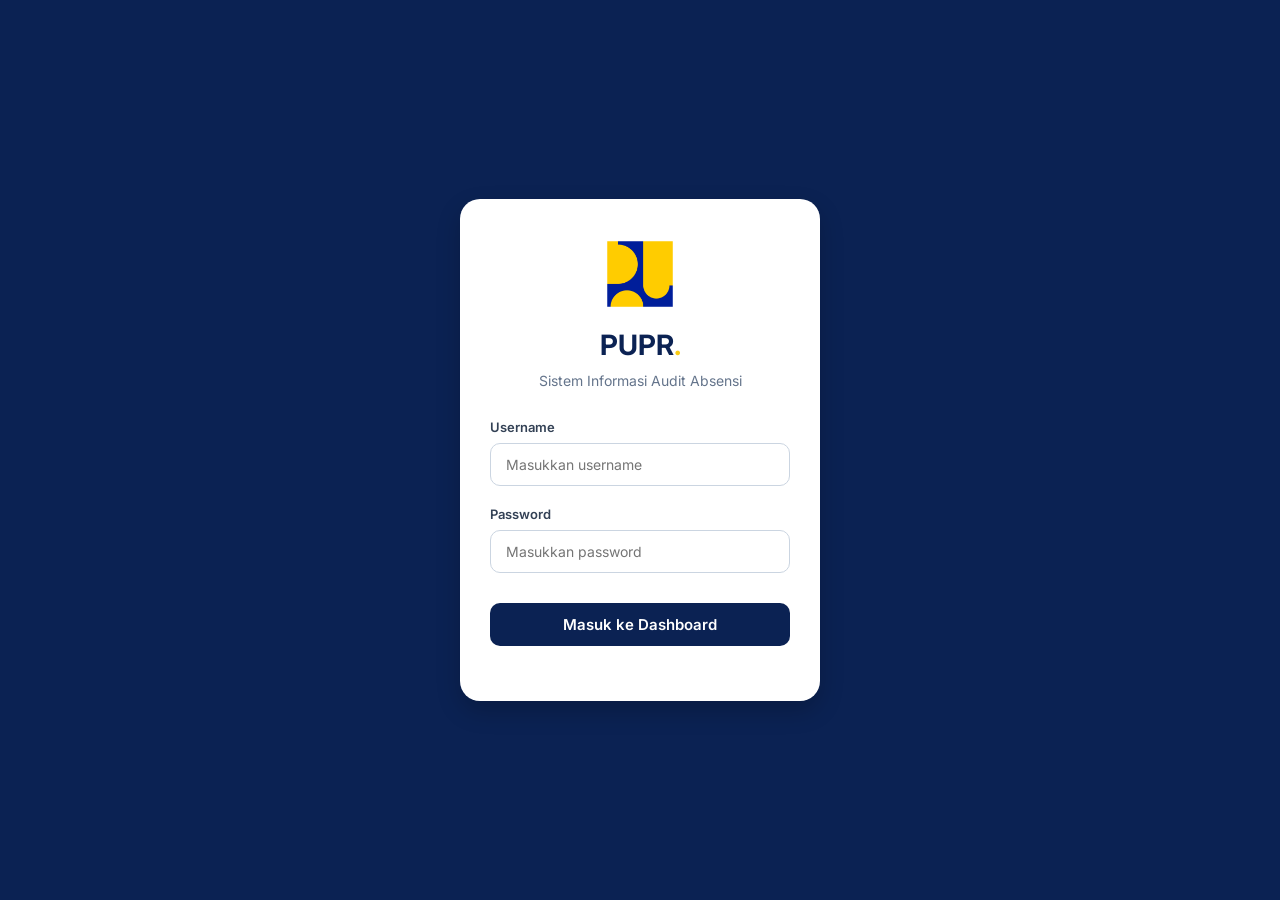
<file: login.html>
<!DOCTYPE html>
<html lang="id">
<head>
    <meta charset="UTF-8">
    <meta name="viewport" content="width=device-width, initial-scale=1.0">
    <title>Login - Sistem PUPR</title>
    <link rel="stylesheet" href="style.css">
    <link href="https://fonts.googleapis.com/css2?family=Inter:wght@400;500;600;700&display=swap" rel="stylesheet">
</head>
<body class="login-body">
    <div class="login-container">
        <div class="login-card">
            <div class="login-header">
                <!-- LOGO PUPR DI HALAMAN LOGIN -->
                <img src="img/logo-pupr.png" alt="Logo PUPR" style="width: 70px; height: auto; margin-bottom: 15px;">
                <h2>PUPR<span>.</span></h2>
                <p>Sistem Informasi Audit Absensi</p>
            </div>
            
            <form id="login-form">
                <div class="input-group-login">
                    <label>Username</label>
                    <input type="text" id="username" required placeholder="Masukkan username">
                </div>
                <div class="input-group-login">
                    <label>Password</label>
                    <input type="password" id="password" required placeholder="Masukkan password">
                </div>
                <button type="submit" class="btn-login">Masuk ke Dashboard</button>
                <p id="error-msg" class="error-msg"></p>
            </form>
        </div>
    </div>

    <script>
        if (localStorage.getItem('isLoggedIn') === 'true') {
            window.location.href = 'index.html';
        }

        document.getElementById('login-form').addEventListener('submit', function(e) {
            e.preventDefault();
            
            const user = document.getElementById('username').value;
            const pass = document.getElementById('password').value;
            const errorMsg = document.getElementById('error-msg');

            // Username & Password
            if (user === 'admin' && pass === 'admin123') {
                localStorage.setItem('isLoggedIn', 'true');
                window.location.href = 'index.html';
            } else {
                errorMsg.innerText = "Username atau Password salah!";
            }
        });
    </script>
</body>
</html>
</file>
<file: style.css>
* {
    margin: 0;
    padding: 0;
    box-sizing: border-box;
    font-family: 'Inter', sans-serif;
}

body {
    background-color: #f0f4f8; 
    color: #333;
    height: 100vh;
    overflow: hidden; 
}

/* --- LAYOUT UTAMA --- */
.dashboard-container {
    display: flex;
    height: 100vh;
    padding: 20px;
    gap: 20px;
}

/* --- SIDEBAR (Tema PUPR: Biru Gelap) --- */
.sidebar {
    width: 280px;
    background-color: #0b2253;
    border-radius: 24px;
    padding: 30px 20px;
    display: flex;
    flex-direction: column;
    color: white;
    
    /* PERBAIKAN: Agar dropdown tidak terpotong */
    overflow: visible !important; 
}

.logo h2 {
    font-size: 24px;
    font-weight: 700;
}
.logo h2 span { color: #facc15; }

.menu {
    display: flex;
    flex-direction: column;
    gap: 10px;
}

.menu a {
    color: #a0aec0;
    text-decoration: none;
    padding: 12px 15px;
    border-radius: 12px;
    font-size: 14px;
    transition: all 0.3s ease;
}

.menu a:hover, .menu a.active {
    background-color: rgba(255, 255, 255, 0.1);
    color: white;
    font-weight: 500;
    border-left: 4px solid #facc15;
}

/* Form di Sidebar */
.sidebar-bottom {
    margin-top: auto; 
    background: rgba(255, 255, 255, 0.05);
    padding: 20px;
    border-radius: 16px;

    /* PERBAIKAN: Agar dropdown tidak terpotong */
    overflow: visible !important; 
}
.sidebar-bottom h3 {
    font-size: 14px;
    margin-bottom: 15px;
    color: #e2e8f0;
}
.sidebar-bottom input:not([type="hidden"]) {
    width: 100%;
    padding: 10px;
    margin-bottom: 10px;
    border-radius: 8px;
    border: none;
    background: rgba(255, 255, 255, 0.1);
    color: white;
    font-size: 13px;
}
.sidebar-bottom input::placeholder { color: #a0aec0; }

/* --- CUSTOM DROPDOWN STATUS (Sidebar) --- */
.custom-dropdown {
    position: relative;
    width: 100%;
    margin-bottom: 10px;
}

.custom-dropdown-btn {
    width: 100%;
    padding: 10px 12px;
    border-radius: 8px;
    border: 1px solid rgba(255, 255, 255, 0.3);
    background-color: rgba(255, 255, 255, 0.1);
    color: white;
    font-size: 13px;
    cursor: pointer;
    display: flex;
    justify-content: space-between;
    align-items: center;
    transition: 0.2s;
}

.custom-dropdown-btn:hover {
    background-color: rgba(255, 255, 255, 0.15);
    border-color: #facc15;
}

.custom-dropdown-menu {
    position: absolute;
    top: calc(100% + 5px);
    left: 0;
    width: 100%;
    background: white;
    border-radius: 12px;
    box-shadow: 0 10px 25px rgba(0,0,0,0.2);
    padding: 8px;
    z-index: 9999;
    display: none;
    flex-direction: column;
    gap: 4px;
    animation: fadeInDown 0.2s ease-out;
    max-height: 200px; 
    overflow-y: auto;  
}

.custom-dropdown-menu::-webkit-scrollbar { width: 6px; }
.custom-dropdown-menu::-webkit-scrollbar-track { background: transparent; }
.custom-dropdown-menu::-webkit-scrollbar-thumb { background: #cbd5e1; border-radius: 4px; }
.custom-dropdown-menu::-webkit-scrollbar-thumb:hover { background: #94a3b8; }

.custom-dropdown-menu.show {
    display: flex;
}

.custom-dropdown-item {
    padding: 8px 12px;
    font-size: 13px;
    color: #334155;
    border-radius: 8px;
    cursor: pointer;
    transition: 0.2s;
}

.custom-dropdown-item:hover {
    background-color: #f1f5f9;
    color: #0b2253;
    font-weight: 600;
}

@keyframes fadeInDown {
    from { opacity: 0; transform: translateY(-10px); }
    to { opacity: 1; transform: translateY(0); }
}

.sidebar-bottom button {
    width: 100%;
    padding: 10px;
    border-radius: 8px;
    border: none;
    background-color: #facc15;
    color: #0b2253;
    font-weight: 700;
    cursor: pointer;
    transition: 0.2s;
}
.sidebar-bottom button:hover { background-color: #eab308; }

/* --- KONTEN UTAMA --- */
.main-content {
    flex: 1;
    display: flex;
    flex-direction: column;
    overflow-y: auto; 
    padding-right: 10px;
}

.main-content::-webkit-scrollbar { width: 8px; }
.main-content::-webkit-scrollbar-track { background: transparent; }
.main-content::-webkit-scrollbar-thumb { background: #cbd5e1; border-radius: 4px; }

.top-header {
    display: flex;
    justify-content: space-between;
    align-items: center;
    margin-bottom: 20px;
}
.top-header h1 { font-size: 22px; color: #1e293b; font-weight: 600; }

.user-profile {
    display: flex;
    align-items: center;
    gap: 15px;
    background: white;
    padding: 8px 15px;
    border-radius: 50px;
    box-shadow: 0 2px 10px rgba(0,0,0,0.05);
}
.user-info { text-align: right; display: flex; flex-direction: column; }
.user-info strong { font-size: 13px; color: #1e293b; }
.user-info span { font-size: 11px; color: #64748b; }
.avatar {
    width: 40px; height: 40px;
    background: #e2e8f0;
    color: #0b2253;
    border-radius: 50%;
    display: flex; justify-content: center; align-items: center;
    font-weight: bold; font-size: 14px;
}

/* --- GRID KARTU --- */
.content-area {
    display: flex;
    flex-direction: column;
    gap: 20px;
}

.top-row {
    display: grid;
    grid-template-columns: 1fr 1fr; 
    gap: 20px;
}

.card {
    background: white;
    border-radius: 20px;
    padding: 25px;
    box-shadow: 0 4px 15px rgba(0,0,0,0.03);
}

.card-header {
    display: flex;
    justify-content: space-between;
    align-items: center;
    margin-bottom: 20px;
}
.card-header h3 { font-size: 16px; color: #1e293b; font-weight: 600; }

/* --- GRID UNTUK 4 KARTU STATISTIK --- */
.stats-grid {
    display: grid;
    grid-template-columns: repeat(4, 1fr);
    gap: 15px;
    margin-bottom: 20px;
}
.stat-item span { font-size: 13px; color: #64748b; }
.stat-item h2 { font-size: 32px; margin-top: 5px; }

.btn-primary {
    background-color: #0b2253; 
    color: white;
    border: none;
    padding: 12px 20px;
    border-radius: 10px;
    font-weight: 600;
    cursor: pointer;
    transition: 0.2s;
    width: 100%;
}
.btn-primary:hover { background-color: #1e3a8a; }

.chart-wrapper {
    position: relative;
    height: 180px; 
    width: 100%;
}

/* --- TABEL --- */
.table-card {
    padding: 25px;
}
.table-responsive {
    overflow-x: auto;
    max-height: 400px; 
}

table {
    width: 100%;
    border-collapse: collapse;
    font-size: 13px;
    min-width: 2000px;
}

thead th {
    background-color: #f8fafc;
    color: #64748b;
    font-weight: 600;
    padding: 12px;
    text-align: left;
    border-bottom: 1px solid #e2e8f0;
    position: sticky; 
    top: 0;
    z-index: 10;
}

thead tr:nth-child(1) th { text-align: center; border-bottom: none; }
thead tr:nth-child(2) th { text-align: center; font-size: 11px; }

tbody td {
    padding: 10px 12px;
    border-bottom: 1px solid #f1f5f9;
    color: #334155;
}

tbody tr:hover { background-color: #f8fafc; }

.btn-hapus {
    background-color: #fee2e2;
    color: #ef4444;
    border: none;
    padding: 6px 10px;
    border-radius: 6px;
    font-size: 12px;
    font-weight: 600;
    cursor: pointer;
}
.btn-hapus:hover { background-color: #fecaca; }

/* --- CUSTOM DROPDOWN DI DALAM TABEL --- */
.table-dropdown {
    position: relative;
    display: inline-block;
    width: 100%;
}

.table-dropdown-btn {
    width: 100%;
    padding: 6px 8px;
    border: 1px solid transparent;
    border-radius: 6px;
    font-size: 11px;
    font-weight: 500;
    color: #334155;
    cursor: pointer;
    display: flex;
    justify-content: space-between;
    align-items: center;
    transition: 0.2s;
    background-color: transparent;
}

.table-dropdown-btn:hover, .table-dropdown-btn:focus {
    border-color: #cbd5e1;
    background-color: white;
    box-shadow: 0 2px 5px rgba(0,0,0,0.05);
}

.table-dropdown-btn svg {
    color: #94a3b8;
}

.table-dropdown-menu {
    position: absolute;
    top: calc(100% + 2px);
    left: 0;
    width: max-content; 
    min-width: 100%;
    background: white;
    border-radius: 10px;
    box-shadow: 0 10px 25px rgba(0,0,0,0.15);
    padding: 6px;
    z-index: 100;
    display: none;
    flex-direction: column;
    gap: 2px;
    animation: fadeInDown 0.15s ease-out;
    border: 1px solid #f1f5f9;
    max-height: 200px;
    overflow-y: auto;
}

.table-dropdown-menu::-webkit-scrollbar { width: 6px; }
.table-dropdown-menu::-webkit-scrollbar-track { background: transparent; }
.table-dropdown-menu::-webkit-scrollbar-thumb { background: #cbd5e1; border-radius: 4px; }

.table-dropdown-menu.show {
    display: flex;
}

.table-dropdown-item {
    padding: 8px 12px;
    font-size: 11px;
    color: #334155;
    border-radius: 6px;
    cursor: pointer;
    transition: 0.2s;
    text-align: left;
    white-space: nowrap;
}

.table-dropdown-item:hover {
    background-color: #f1f5f9;
    color: #0b2253;
    font-weight: 600;
}

/* --- STYLING HALAMAN LOGIN --- */
.login-body {
    background-color: #0b2253; 
    display: flex;
    justify-content: center;
    align-items: center;
    height: 100vh;
    margin: 0;
}

.login-container {
    width: 100%;
    max-width: 400px;
    padding: 20px;
}

.login-card {
    background: white;
    padding: 40px 30px;
    border-radius: 20px;
    box-shadow: 0 10px 25px rgba(0,0,0,0.2);
}

.login-header {
    text-align: center;
    margin-bottom: 30px;
}

.login-header h2 {
    font-size: 28px;
    color: #0b2253;
    margin: 0 0 10px 0;
    font-weight: 700;
}

.login-header h2 span { color: #facc15; }

.login-header p {
    font-size: 14px;
    color: #64748b;
    margin: 0;
}

.input-group-login {
    margin-bottom: 20px;
}

.input-group-login label {
    display: block;
    font-size: 13px;
    font-weight: 600;
    color: #334155;
    margin-bottom: 8px;
}

.input-group-login input {
    width: 100%;
    padding: 12px 15px;
    border: 1px solid #cbd5e1;
    border-radius: 10px;
    font-size: 14px;
    transition: 0.2s;
}

.input-group-login input:focus {
    border-color: #0b2253;
    outline: none;
    box-shadow: 0 0 0 3px rgba(11, 34, 83, 0.1);
}

.btn-login {
    width: 100%;
    padding: 12px;
    background-color: #0b2253;
    color: white;
    border: none;
    border-radius: 10px;
    font-size: 15px;
    font-weight: 600;
    cursor: pointer;
    transition: 0.2s;
    margin-top: 10px;
}

.btn-login:hover {
    background-color: #1e3a8a;
}

.error-msg {
    color: #ef4444;
    font-size: 13px;
    text-align: center;
    margin-top: 15px;
    font-weight: 500;
}

/* --- STYLING KALENDER & AGENDA --- */
.calendar-agenda-container {
    display: grid;
    grid-template-columns: 1fr 1fr; 
    gap: 15px;
    flex: 1;
}

.calendar-wrapper {
    background: #f8fafc;
    border-radius: 12px;
    padding: 15px;
    display: flex;
    flex-direction: column;
    justify-content: center;
}

.calendar-header {
    display: grid;
    grid-template-columns: repeat(7, 1fr);
    text-align: center;
    font-size: 11px;
    font-weight: 700;
    color: #64748b;
    margin-bottom: 10px;
}

.calendar-grid {
    display: grid;
    grid-template-columns: repeat(7, 1fr);
    gap: 4px;
    text-align: center;
}

.calendar-grid div {
    font-size: 12px;
    padding: 5px 0;
    border-radius: 6px;
    color: #334155;
    font-weight: 500;
    transition: 0.2s;
}

.calendar-grid div:hover:not(.empty) {
    background-color: #e2e8f0;
    cursor: pointer;
}

.calendar-grid div.today {
    background-color: #0b2253; 
    color: white;
    font-weight: 700;
    box-shadow: 0 2px 8px rgba(11, 34, 83, 0.3);
}

.calendar-grid div.empty {
    color: transparent;
}

/* --- STYLING AGENDA --- */
.agenda-wrapper {
    background: #f8fafc;
    border-radius: 12px;
    padding: 15px;
    display: flex;
    flex-direction: column;
}

.agenda-wrapper h4 {
    font-size: 13px;
    color: #1e293b;
    margin-bottom: 10px;
    border-bottom: 1px solid #cbd5e1;
    padding-bottom: 5px;
}

.agenda-list {
    flex: 1;
    overflow-y: auto;
    max-height: 120px;
    margin-bottom: 10px;
    display: flex;
    flex-direction: column;
    gap: 5px;
}

.agenda-item {
    display: flex;
    justify-content: space-between;
    align-items: center;
    background: white;
    padding: 6px 10px;
    border-radius: 6px;
    font-size: 12px;
    color: #334155;
    box-shadow: 0 1px 3px rgba(0,0,0,0.05);
}

.agenda-item span {
    cursor: pointer;
    flex: 1;
}
.agenda-item span.selesai {
    text-decoration: line-through;
    color: #94a3b8;
}

.btn-hapus-agenda {
    background: none;
    border: none;
    color: #ef4444;
    font-weight: bold;
    cursor: pointer;
    font-size: 14px;
    padding: 0 5px;
}

.agenda-input-group {
    display: flex;
    gap: 5px;
}

.agenda-input-group input {
    flex: 1;
    padding: 8px;
    border: 1px solid #cbd5e1;
    border-radius: 6px;
    font-size: 12px;
    outline: none;
}

.agenda-input-group button {
    background-color: #0b2253;
    color: white;
    border: none;
    border-radius: 6px;
    width: 30px;
    cursor: pointer;
    font-weight: bold;
}
.agenda-input-group button:hover {
    background-color: #1e3a8a;
}

/* --- TOMBOL DOWNLOAD GRAFIK MODERN --- */
.btn-download {
    display: flex;
    align-items: center;
    gap: 6px;
    background-color: #f8fafc;
    color: #334155;
    border: 1px solid #e2e8f0;
    padding: 8px 14px;
    border-radius: 8px;
    font-size: 12px;
    font-weight: 600;
    cursor: pointer;
    transition: all 0.2s ease;
}

.btn-download:hover {
    background-color: #e2e8f0;
    color: #0b2253;
    box-shadow: 0 4px 6px rgba(0,0,0,0.05);
}

/* --- DROPDOWN CUSTOM (Filter UPT) --- */
.custom-select {
    position: relative;
    display: inline-block;
}

.custom-select select {
    appearance: none;
    -webkit-appearance: none;
    -moz-appearance: none;
    background-color: white;
    border: 1px solid #e2e8f0;
    padding: 8px 32px 8px 12px;
    border-radius: 10px;
    font-size: 13px;
    font-weight: 500;
    color: #334155;
    cursor: pointer;
    outline: none;
    box-shadow: 0 2px 5px rgba(0,0,0,0.02);
    transition: all 0.2s ease;
    width: 100%;
}

.custom-select select:hover, .custom-select select:focus {
    border-color: #cbd5e1;
    box-shadow: 0 4px 10px rgba(0,0,0,0.05);
}

/* Mempercantik Opsi di dalam Filter UPT */
.custom-select select option {
    background-color: white;
    color: #334155;
    padding: 10px;
}

.custom-select select option:hover, 
.custom-select select option:focus, 
.custom-select select option:checked {
    background-color: #f1f5f9;
    color: #0b2253;
    font-weight: 600;
}

.custom-select .icon-chevron {
    position: absolute;
    right: 12px;
    top: 50%;
    transform: translateY(-50%);
    pointer-events: none; 
    color: #64748b;
}
</file>
